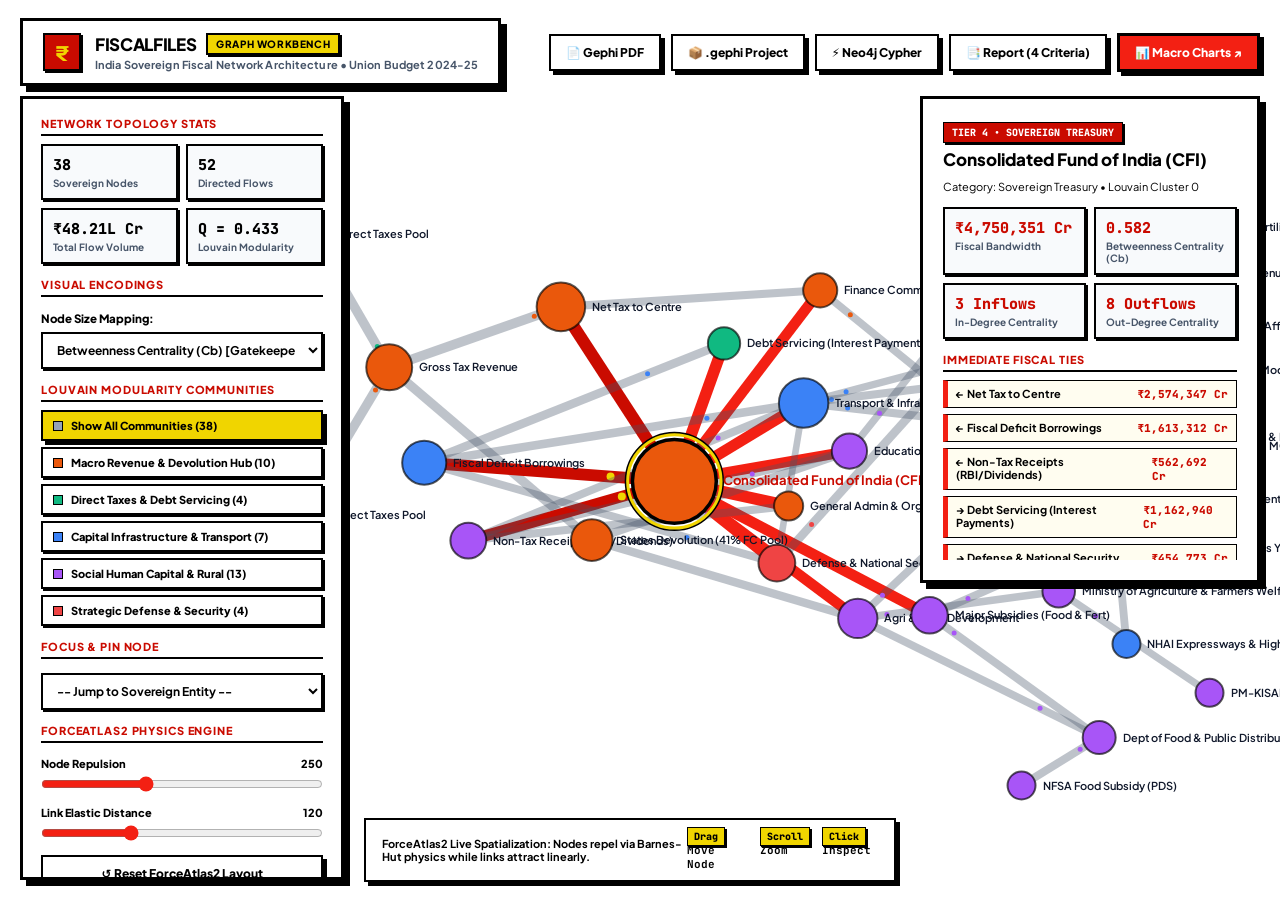
<file: index.html>
<!DOCTYPE html>
<html lang="en">
<head>
  <meta charset="UTF-8">
  <meta name="viewport" content="width=device-width, initial-scale=1.0">
  <title>FISCALFILES | Sovereign Fiscal Network Architecture (Graph Workbench)</title>
  
  <!-- Modern Typography -->
  <link rel="preconnect" href="https://fonts.googleapis.com">
  <link rel="preconnect" href="https://fonts.gstatic.com" crossorigin>
  <link href="https://fonts.googleapis.com/css2?family=Plus+Jakarta+Sans:wght@400;500;600;700;800&family=JetBrains+Mono:wght@400;500;600&display=swap" rel="stylesheet">

  <style>
    :root {
      /* Neobrutalism & Danger Red Color Palette */
      --bg-canvas: #FFFFFF;
      --color-neon-red: #F32013;
      --color-russian-red: #CA0B00;
      --color-yellow: #F0D500;
      --color-black: #000000;
      --color-white: #FFFFFF;
      --color-surface: #FFFFFF;
      --color-surface-subtle: #F8FAFC;
      --color-text-main: #000000;
      --color-text-muted: #475569;
      --border-brutal: 2.5px solid #000000;
      --border-brutal-thick: 3px solid #000000;
      --shadow-brutal-sm: 2px 2px 0px #000000;
      --shadow-brutal: 4px 4px 0px #000000;
      --shadow-brutal-lg: 6px 6px 0px #000000;
      
      --font-sans: 'Plus Jakarta Sans', system-ui, -apple-system, sans-serif;
      --font-mono: 'JetBrains Mono', monospace;

      /* Louvain Cluster Colors */
      --c0: #EA580C; /* Amber/Orange: Macro Revenue & Devolution Hub */
      --c1: #10B981; /* Emerald: Direct Taxes & Sovereign Debt Servicing */
      --c2: #3B82F6; /* Sapphire Blue: Capital Infrastructure & Transport */
      --c3: #A855F7; /* Amethyst Purple: Social Human Capital & Rural Welfare */
      --c4: #EF4444; /* Crimson: Strategic Defense & Security */
    }

    * {
      box-sizing: border-box;
      margin: 0;
      padding: 0;
    }

    body {
      background-color: var(--bg-canvas);
      color: var(--color-text-main);
      font-family: var(--font-sans);
      overflow: hidden;
      height: 100vh;
      width: 100vw;
      user-select: none;
    }

    /* Fullscreen Graph Canvas */
    #graph-container {
      position: absolute;
      top: 0;
      left: 0;
      width: 100%;
      height: 100%;
      background-color: var(--bg-canvas);
      z-index: 1;
    }

    canvas {
      display: block;
      width: 100%;
      height: 100%;
      background-color: var(--bg-canvas);
    }

    /* Top Floating Header Deck */
    .top-nav {
      position: absolute;
      top: 18px;
      left: 20px;
      right: 20px;
      z-index: 10;
      display: flex;
      justify-content: space-between;
      align-items: center;
      pointer-events: none;
    }

    .brand-card {
      pointer-events: auto;
      background: var(--color-surface);
      border: var(--border-brutal-thick);
      box-shadow: var(--shadow-brutal-lg);
      border-radius: 0px;
      padding: 12px 20px;
      display: flex;
      align-items: center;
      gap: 14px;
    }

    .brand-logo {
      width: 38px;
      height: 38px;
      background: var(--color-russian-red);
      border: var(--border-brutal);
      box-shadow: var(--shadow-brutal-sm);
      border-radius: 0px;
      display: flex;
      align-items: center;
      justify-content: center;
      font-weight: 900;
      font-size: 20px;
      color: var(--color-yellow);
    }

    .brand-text h1 {
      font-size: 17px;
      font-weight: 900;
      letter-spacing: -0.02em;
      color: var(--color-black);
      display: flex;
      align-items: center;
      gap: 10px;
    }

    .brand-text p {
      font-size: 11px;
      color: var(--color-text-muted);
      margin-top: 3px;
      font-weight: 700;
      letter-spacing: 0.01em;
    }

    .badge-pill {
      font-size: 10px;
      font-weight: 900;
      text-transform: uppercase;
      letter-spacing: 0.06em;
      padding: 3px 8px;
      border-radius: 0px;
      background: var(--color-yellow);
      border: var(--border-brutal);
      box-shadow: var(--shadow-brutal-sm);
      color: var(--color-black);
    }

    .nav-actions {
      pointer-events: auto;
      display: flex;
      align-items: center;
      gap: 10px;
    }

    .btn {
      background: var(--color-surface);
      border: var(--border-brutal);
      box-shadow: var(--shadow-brutal);
      border-radius: 0px;
      color: var(--color-black);
      padding: 9px 15px;
      font-family: var(--font-sans);
      font-size: 12px;
      font-weight: 800;
      cursor: pointer;
      display: inline-flex;
      align-items: center;
      gap: 6px;
      transition: transform 0.1s ease, box-shadow 0.1s ease, background 0.1s ease;
      text-decoration: none;
    }

    .btn:hover {
      background: #FFFDF0;
      transform: translate(-2px, -2px);
      box-shadow: var(--shadow-brutal-lg);
    }

    .btn:active {
      transform: translate(2px, 2px);
      box-shadow: var(--shadow-brutal-sm);
    }

    .btn-primary {
      background: var(--color-neon-red);
      color: var(--color-white);
      border: var(--border-brutal-thick);
      box-shadow: var(--shadow-brutal);
    }

    .btn-primary:hover {
      background: var(--color-russian-red);
      color: var(--color-yellow);
      transform: translate(-2px, -2px);
      box-shadow: var(--shadow-brutal-lg);
    }

    /* Left Control Deck (Floating Sidebar) */
    .control-deck {
      position: absolute;
      top: 96px;
      left: 20px;
      bottom: 20px;
      width: 324px;
      z-index: 10;
      background: var(--color-surface);
      border: var(--border-brutal-thick);
      box-shadow: var(--shadow-brutal-lg);
      border-radius: 0px;
      padding: 18px;
      display: flex;
      flex-direction: column;
      gap: 14px;
      overflow-y: auto;
    }

    .control-deck::-webkit-scrollbar {
      width: 6px;
    }
    .control-deck::-webkit-scrollbar-thumb {
      background: var(--color-black);
    }

    .section-title {
      font-size: 11px;
      font-weight: 900;
      text-transform: uppercase;
      letter-spacing: 0.08em;
      color: var(--color-russian-red);
      margin-bottom: 8px;
      display: flex;
      justify-content: space-between;
      align-items: center;
      border-bottom: 2px solid var(--color-black);
      padding-bottom: 4px;
    }

    .stat-pills-row {
      display: grid;
      grid-template-columns: 1fr 1fr;
      gap: 8px;
    }

    .mini-stat {
      background: var(--color-surface-subtle);
      border: var(--border-brutal);
      box-shadow: var(--shadow-brutal-sm);
      border-radius: 0px;
      padding: 9px 10px;
    }

    .mini-stat .val {
      font-size: 15px;
      font-weight: 900;
      font-family: var(--font-mono);
      color: var(--color-black);
    }

    .mini-stat .lbl {
      font-size: 10px;
      color: var(--color-text-muted);
      margin-top: 2px;
      font-weight: 700;
    }

    /* Select and Toggles */
    .control-group {
      display: flex;
      flex-direction: column;
      gap: 6px;
    }

    label {
      font-size: 11.5px;
      font-weight: 800;
      color: var(--color-black);
    }

    select, input[type="text"] {
      width: 100%;
      background: var(--color-surface);
      border: var(--border-brutal);
      box-shadow: var(--shadow-brutal-sm);
      border-radius: 0px;
      padding: 8px 10px;
      color: var(--color-black);
      font-family: var(--font-sans);
      font-size: 12px;
      font-weight: 700;
      outline: none;
      transition: background 0.15s ease;
    }

    select:focus, input[type="text"]:focus {
      background: #FFFDF0;
      border-color: var(--color-black);
    }

    /* Filter Cluster Pills */
    .cluster-filter-list {
      display: flex;
      flex-direction: column;
      gap: 6px;
    }

    .cluster-pill {
      background: var(--color-surface);
      border: var(--border-brutal);
      box-shadow: var(--shadow-brutal-sm);
      border-radius: 0px;
      padding: 7px 10px;
      font-size: 11px;
      font-weight: 800;
      color: var(--color-black);
      display: flex;
      align-items: center;
      gap: 8px;
      cursor: pointer;
      transition: transform 0.1s ease, box-shadow 0.1s ease, background 0.1s ease;
    }

    .cluster-pill:hover {
      background: #FFFDF0;
      transform: translate(-1px, -1px);
      box-shadow: var(--shadow-brutal);
    }

    .cluster-pill.active {
      background: var(--color-yellow);
      border: var(--border-brutal);
      box-shadow: var(--shadow-brutal);
      color: var(--color-black);
    }

    .dot {
      width: 10px;
      height: 10px;
      border: 1.5px solid #000000;
      border-radius: 0px;
      flex-shrink: 0;
    }

    /* Sliders */
    .slider-row {
      display: flex;
      justify-content: space-between;
      align-items: center;
      font-size: 11px;
      font-weight: 800;
      color: var(--color-black);
    }

    input[type="range"] {
      width: 100%;
      accent-color: var(--color-neon-red);
      cursor: pointer;
    }

    /* Right Inspection HUD */
    .inspect-hud {
      position: absolute;
      top: 96px;
      right: 20px;
      width: 340px;
      z-index: 10;
      background: var(--color-surface);
      border: var(--border-brutal-thick);
      box-shadow: var(--shadow-brutal-lg);
      border-radius: 0px;
      padding: 20px;
      transition: opacity 0.2s, transform 0.2s;
    }

    .inspect-header {
      display: flex;
      justify-content: space-between;
      align-items: flex-start;
      margin-bottom: 10px;
    }

    .inspect-title {
      font-size: 17px;
      font-weight: 900;
      line-height: 1.25;
      color: var(--color-black);
      margin-top: 6px;
    }

    .tier-badge {
      font-size: 10px;
      font-family: var(--font-mono);
      font-weight: 800;
      padding: 3px 8px;
      border-radius: 0px;
      background: var(--color-russian-red);
      border: 1.5px solid var(--color-black);
      box-shadow: var(--shadow-brutal-sm);
      color: var(--color-white);
      display: inline-block;
    }

    .metric-grid {
      display: grid;
      grid-template-columns: 1fr 1fr;
      gap: 8px;
      margin: 14px 0;
    }

    .metric-item {
      background: var(--color-surface-subtle);
      border: var(--border-brutal);
      box-shadow: var(--shadow-brutal-sm);
      border-radius: 0px;
      padding: 9px 10px;
    }

    .metric-item .val {
      font-size: 15px;
      font-weight: 900;
      font-family: var(--font-mono);
      color: var(--color-russian-red);
    }

    .metric-item .lbl {
      font-size: 10px;
      color: var(--color-text-muted);
      margin-top: 2px;
      font-weight: 700;
    }

    .flow-list {
      max-height: 180px;
      overflow-y: auto;
      display: flex;
      flex-direction: column;
      gap: 6px;
      margin-top: 8px;
    }

    .flow-item {
      font-size: 11px;
      font-weight: 700;
      background: #FFFDF0;
      border: 1.5px solid var(--color-black);
      border-left: 5px solid var(--color-neon-red);
      padding: 6px 8px;
      border-radius: 0px;
      display: flex;
      justify-content: space-between;
      color: var(--color-black);
    }

    .flow-item .amt {
      font-family: var(--font-mono);
      font-weight: 800;
      color: var(--color-russian-red);
    }

    /* Bottom Interactive Helper Bar */
    .bottom-bar {
      position: absolute;
      bottom: 18px;
      left: 364px;
      right: 384px;
      z-index: 10;
      background: var(--color-surface);
      border: var(--border-brutal);
      box-shadow: var(--shadow-brutal);
      border-radius: 0px;
      padding: 9px 16px;
      display: flex;
      justify-content: space-between;
      align-items: center;
      font-size: 11px;
      font-weight: 700;
      color: var(--color-black);
      pointer-events: none;
    }

    .shortcut-keys {
      display: flex;
      gap: 12px;
      font-family: var(--font-mono);
    }

    .key {
      background: var(--color-yellow);
      border: 1.5px solid var(--color-black);
      box-shadow: var(--shadow-brutal-sm);
      padding: 2px 6px;
      border-radius: 0px;
      color: var(--color-black);
      font-size: 10px;
      font-weight: 900;
    }
  </style>
</head>
<body>

  <!-- Fullscreen Interactive Canvas -->
  <div id="graph-container">
    <canvas id="graphCanvas"></canvas>
  </div>

  <!-- Top Navigation & Direct Deliverables Access -->
  <header class="top-nav">
    <div class="brand-card">
      <div class="brand-logo">₹</div>
      <div class="brand-text">
        <h1>FISCALFILES <span class="badge-pill">Graph Workbench</span></h1>
        <p>India Sovereign Fiscal Network Architecture • Union Budget 2024-25</p>
      </div>
    </div>

    <div class="nav-actions">
      <a href="exports/fiscal_graph_gephi_export.pdf" target="_blank" class="btn" title="Download Gephi Vector PDF">
        📄 Gephi PDF
      </a>
      <a href="exports/fiscal_network.gephi" download class="btn" title="Download Native Gephi Workspace (.gephi)">
        📦 .gephi Project
      </a>
      <a href="exports/neo4j_fiscal_graph_dump.cypher" download class="btn" title="Download Neo4j Cypher Script">
        ⚡ Neo4j Cypher
      </a>
      <a href="REPORT.md" target="_blank" class="btn" title="Read Academic Evaluation Report">
        📑 Report (4 Criteria)
      </a>
      <a href="preview.html" class="btn btn-primary" title="Switch to Exploratory Macro Dashboard">
        📊 Macro Charts ↗
      </a>
    </div>
  </header>

  <!-- Left Control Deck -->
  <aside class="control-deck">
    <div>
      <div class="section-title">Network Topology Stats</div>
      <div class="stat-pills-row">
        <div class="mini-stat">
          <div class="val">38</div>
          <div class="lbl">Sovereign Nodes</div>
        </div>
        <div class="mini-stat">
          <div class="val">52</div>
          <div class="lbl">Directed Flows</div>
        </div>
        <div class="mini-stat">
          <div class="val">₹48.21L Cr</div>
          <div class="lbl">Total Flow Volume</div>
        </div>
        <div class="mini-stat">
          <div class="val">Q = 0.433</div>
          <div class="lbl">Louvain Modularity</div>
        </div>
      </div>
    </div>

    <!-- Node Sizing & Encoding Controls -->
    <div class="control-group">
      <div class="section-title">Visual Encodings</div>
      <label for="sizeEncoding">Node Size Mapping:</label>
      <select id="sizeEncoding">
        <option value="betweenness" selected>Betweenness Centrality (Cb) [Gatekeepers]</option>
        <option value="degree">Total Degree Centrality [Connectivity]</option>
        <option value="budget">Fiscal Outlay (₹ Crore) [Volume]</option>
      </select>
    </div>

    <!-- Community Filter -->
    <div>
      <div class="section-title">Louvain Modularity Communities</div>
      <div class="cluster-filter-list" id="clusterFilters">
        <div class="cluster-pill active" data-cluster="all">
          <span class="dot" style="background: #94A3B8;"></span>
          <span>Show All Communities (38)</span>
        </div>
        <div class="cluster-pill" data-cluster="0">
          <span class="dot" style="background: var(--c0);"></span>
          <span>Macro Revenue & Devolution Hub (10)</span>
        </div>
        <div class="cluster-pill" data-cluster="1">
          <span class="dot" style="background: var(--c1);"></span>
          <span>Direct Taxes & Debt Servicing (4)</span>
        </div>
        <div class="cluster-pill" data-cluster="2">
          <span class="dot" style="background: var(--c2);"></span>
          <span>Capital Infrastructure & Transport (7)</span>
        </div>
        <div class="cluster-pill" data-cluster="3">
          <span class="dot" style="background: var(--c3);"></span>
          <span>Social Human Capital & Rural (13)</span>
        </div>
        <div class="cluster-pill" data-cluster="4">
          <span class="dot" style="background: var(--c4);"></span>
          <span>Strategic Defense & Security (4)</span>
        </div>
      </div>
    </div>

    <!-- Search / Zoom to Node -->
    <div class="control-group">
      <div class="section-title">Focus & Pin Node</div>
      <select id="nodeSearch">
        <option value="">-- Jump to Sovereign Entity --</option>
      </select>
    </div>

    <!-- Physics Tuning (ForceAtlas2 Continuous Simulation) -->
    <div class="control-group">
      <div class="section-title">ForceAtlas2 Physics Engine</div>
      <div class="slider-row">
        <span>Node Repulsion</span>
        <span id="repulsionVal">250</span>
      </div>
      <input type="range" id="repulsionSlider" min="50" max="600" value="250">

      <div class="slider-row" style="margin-top: 8px;">
        <span>Link Elastic Distance</span>
        <span id="distanceVal">120</span>
      </div>
      <input type="range" id="distanceSlider" min="40" max="300" value="120">
    </div>

    <button id="resetLayoutBtn" class="btn" style="justify-content: center;">
      ↺ Reset ForceAtlas2 Layout
    </button>
  </aside>

  <!-- Right Inspection HUD -->
  <aside class="inspect-hud" id="inspectHud">
    <div class="inspect-header">
      <div>
        <div class="tier-badge" id="hudTier">TIER 4 • SOVEREIGN TREASURY</div>
        <h2 class="inspect-title" id="hudTitle">Consolidated Fund of India (CFI)</h2>
      </div>
    </div>

    <p style="font-size: 11px; color: var(--text-muted);" id="hudCategory">Category: Sovereign Treasury Gatekeeper</p>

    <div class="metric-grid">
      <div class="metric-item">
        <div class="val" id="hudBudget">₹47,50,351 Cr</div>
        <div class="lbl">Fiscal Bandwidth</div>
      </div>
      <div class="metric-item">
        <div class="val" id="hudBetweenness">0.582</div>
        <div class="lbl">Betweenness Centrality (Cb)</div>
      </div>
      <div class="metric-item">
        <div class="val" id="hudInDeg">3 Inflows</div>
        <div class="lbl">In-Degree Centrality</div>
      </div>
      <div class="metric-item">
        <div class="val" id="hudOutDeg">8 Outflows</div>
        <div class="lbl">Out-Degree Centrality</div>
      </div>
    </div>

    <div class="section-title" style="margin-top: 10px;">Immediate Fiscal Ties</div>
    <div class="flow-list" id="hudFlows">
      <!-- Injected dynamically -->
    </div>
  </aside>

  <!-- Bottom Helper Bar -->
  <footer class="bottom-bar">
    <div><strong>ForceAtlas2 Live Spatialization:</strong> Nodes repel via Barnes-Hut physics while links attract linearly.</div>
    <div class="shortcut-keys">
      <span><span class="key">Drag</span> Move Node</span>
      <span><span class="key">Scroll</span> Zoom</span>
      <span><span class="key">Click</span> Inspect</span>
    </div>
  </footer>

  <!-- Complete Inlined Fiscal Graph Topology Data & Simulation Engine (Zero CORS Issues) -->
  <script>
    const GRAPH_DATA = {
      nodes: [
        {"id": "corp_tax", "label": "Corporation Tax", "category": "Direct Tax", "tier": 1, "budget": 1020000.0, "cb": 0.000, "deg": 1, "comm": 1},
        {"id": "income_tax", "label": "Personal Income Tax", "category": "Direct Tax", "tier": 1, "budget": 1156000.0, "cb": 0.000, "deg": 1, "comm": 1},
        {"id": "gst", "label": "Goods & Services Tax (GST)", "category": "Indirect Tax", "tier": 1, "budget": 1067650.0, "cb": 0.000, "deg": 1, "comm": 0},
        {"id": "customs", "label": "Customs Duty", "category": "Indirect Tax", "tier": 1, "budget": 231700.0, "cb": 0.000, "deg": 1, "comm": 0},
        {"id": "excise", "label": "Union Excise Duties", "category": "Indirect Tax", "tier": 1, "budget": 318780.0, "cb": 0.000, "deg": 1, "comm": 0},
        {"id": "borrowings", "label": "Fiscal Deficit Borrowings", "category": "Capital Inflow", "tier": 1, "budget": 1613312.0, "cb": 0.168, "deg": 4, "comm": 2},
        {"id": "non_tax", "label": "Non-Tax Receipts (RBI/Dividends)", "category": "Non-Tax Revenue", "tier": 1, "budget": 562692.0, "cb": 0.082, "deg": 4, "comm": 3},

        {"id": "direct_tax", "label": "Direct Taxes Pool", "category": "Tax Pool", "tier": 2, "budget": 2176000.0, "cb": 0.098, "deg": 3, "comm": 1},
        {"id": "indirect_tax", "label": "Indirect Taxes Pool", "category": "Tax Pool", "tier": 2, "budget": 1618130.0, "cb": 0.112, "deg": 4, "comm": 0},
        {"id": "gross_tax", "label": "Gross Tax Revenue", "category": "Macro Hub", "tier": 2, "budget": 3794130.0, "cb": 0.187, "deg": 4, "comm": 0},

        {"id": "devolution", "label": "States Devolution (41% FC Pool)", "category": "Constitutional Devolution", "tier": 3, "budget": 1219783.0, "cb": 0.142, "deg": 3, "comm": 0},
        {"id": "net_tax", "label": "Net Tax to Centre", "category": "Central Revenue", "tier": 3, "budget": 2574347.0, "cb": 0.214, "deg": 3, "comm": 0},

        {"id": "central_pool", "label": "Consolidated Fund of India (CFI)", "category": "Sovereign Treasury", "tier": 4, "budget": 4750351.0, "cb": 0.582, "deg": 11, "comm": 0},

        {"id": "interest", "label": "Debt Servicing (Interest Payments)", "category": "Sovereign Obligation", "tier": 5, "budget": 1162940.0, "cb": 0.045, "deg": 2, "comm": 1},
        {"id": "defense", "label": "Defense & National Security", "category": "Strategic Defense", "tier": 5, "budget": 454773.0, "cb": 0.092, "deg": 5, "comm": 4},
        {"id": "infra", "label": "Transport & Infrastructure", "category": "Capital Infrastructure", "tier": 5, "budget": 544000.0, "cb": 0.224, "deg": 7, "comm": 2},
        {"id": "rural_agri", "label": "Agri & Rural Development", "category": "Rural & Agrarian", "tier": 5, "budget": 265808.0, "cb": 0.118, "deg": 5, "comm": 3},
        {"id": "subsidies", "label": "Major Subsidies (Food & Fert)", "category": "Social Safety Net", "tier": 5, "budget": 381175.0, "cb": 0.088, "deg": 3, "comm": 3},
        {"id": "social", "label": "Education & Health Human Capital", "category": "Human Capital", "tier": 5, "budget": 212450.0, "cb": 0.076, "deg": 4, "comm": 3},
        {"id": "transfers_grants", "label": "Finance Commission Grants", "category": "Intergovernmental", "tier": 5, "budget": 232000.0, "cb": 0.064, "deg": 3, "comm": 0},
        {"id": "other_exp", "label": "General Admin & Organs of State", "category": "Public Administration", "tier": 5, "budget": 1497205.0, "cb": 0.012, "deg": 2, "comm": 0},

        {"id": "mod", "label": "Ministry of Defence", "category": "Strategic Defense", "tier": 6, "budget": 454773.0, "cb": 0.054, "deg": 3, "comm": 4},
        {"id": "def_capex", "label": "Defense Modernization Capex", "category": "Strategic Defense", "tier": 6, "budget": 172000.0, "cb": 0.000, "deg": 1, "comm": 4},
        {"id": "def_salaries", "label": "Defense Revenue & Pensions", "category": "Strategic Defense", "tier": 6, "budget": 282773.0, "cb": 0.000, "deg": 1, "comm": 4},

        {"id": "morth", "label": "Ministry of Road Transport & Highways", "category": "Capital Infrastructure", "tier": 6, "budget": 278000.0, "cb": 0.062, "deg": 3, "comm": 2},
        {"id": "nhai", "label": "NHAI Expressways & Highways", "category": "Capital Infrastructure", "tier": 6, "budget": 168464.0, "cb": 0.000, "deg": 1, "comm": 2},
        {"id": "railways", "label": "Indian Railways Capital Outlay", "category": "Capital Infrastructure", "tier": 6, "budget": 252200.0, "cb": 0.015, "deg": 2, "comm": 2},
        {"id": "mohua", "label": "Ministry of Housing & Urban Affairs", "category": "Capital Infrastructure", "tier": 6, "budget": 82577.0, "cb": 0.021, "deg": 2, "comm": 2},
        {"id": "pmay", "label": "Pradhan Mantri Awas Yojana (PMAY)", "category": "Social Safety Net", "tier": 6, "budget": 54500.0, "cb": 0.000, "deg": 2, "comm": 3},

        {"id": "mord", "label": "Ministry of Rural Development", "category": "Rural & Agrarian", "tier": 6, "budget": 177566.0, "cb": 0.074, "deg": 4, "comm": 3},
        {"id": "mgnrega", "label": "MGNREGA Rural Employment Guarantee", "category": "Rural & Agrarian", "tier": 6, "budget": 86000.0, "cb": 0.000, "deg": 1, "comm": 3},
        {"id": "moa", "label": "Ministry of Agriculture & Farmers Welfare", "category": "Rural & Agrarian", "tier": 6, "budget": 132000.0, "cb": 0.048, "deg": 3, "comm": 3},
        {"id": "pm_kisan", "label": "PM-KISAN Direct Income Support", "category": "Rural & Agrarian", "tier": 6, "budget": 60000.0, "cb": 0.000, "deg": 1, "comm": 3},

        {"id": "food_pds", "label": "Dept of Food & Public Distribution", "category": "Social Safety Net", "tier": 6, "budget": 213000.0, "cb": 0.052, "deg": 3, "comm": 3},
        {"id": "nfsa_food", "label": "NFSA Food Subsidy (PDS)", "category": "Social Safety Net", "tier": 6, "budget": 205250.0, "cb": 0.000, "deg": 1, "comm": 3},
        {"id": "fert_dept", "label": "Department of Fertilizers", "category": "Social Safety Net", "tier": 6, "budget": 168000.0, "cb": 0.046, "deg": 3, "comm": 3},
        {"id": "fert_sub", "label": "Fertilizer Subsidy (Urea & NBS)", "category": "Social Safety Net", "tier": 6, "budget": 164000.0, "cb": 0.000, "deg": 1, "comm": 3},

        {"id": "mohfw_health", "label": "Ministry of Health & Family Welfare", "category": "Human Capital", "tier": 6, "budget": 90659.0, "cb": 0.000, "deg": 1, "comm": 3}
      ],
      edges: [
        {"source": "corp_tax", "target": "direct_tax", "weight": 1020000.0, "rel": "AGGREGATES_INTO"},
        {"source": "income_tax", "target": "direct_tax", "weight": 1156000.0, "rel": "AGGREGATES_INTO"},
        {"source": "gst", "target": "indirect_tax", "weight": 1067650.0, "rel": "AGGREGATES_INTO"},
        {"source": "customs", "target": "indirect_tax", "weight": 231700.0, "rel": "AGGREGATES_INTO"},
        {"source": "excise", "target": "indirect_tax", "weight": 318780.0, "rel": "AGGREGATES_INTO"},
        {"source": "direct_tax", "target": "gross_tax", "weight": 2176000.0, "rel": "FORMS_GROSS_REVENUE"},
        {"source": "indirect_tax", "target": "gross_tax", "weight": 1618130.0, "rel": "FORMS_GROSS_REVENUE"},
        {"source": "gross_tax", "target": "devolution", "weight": 1219783.0, "rel": "DEVOLVES_CONSTITUTIONALLY"},
        {"source": "gross_tax", "target": "net_tax", "weight": 2574347.0, "rel": "NET_TRANSFER_TO_CENTRE"},
        {"source": "net_tax", "target": "central_pool", "weight": 2574347.0, "rel": "CONSOLIDATES_INTO_CFI"},
        {"source": "borrowings", "target": "central_pool", "weight": 1613312.0, "rel": "DEFICIT_FINANCES_CFI"},
        {"source": "non_tax", "target": "central_pool", "weight": 562692.0, "rel": "NON_TAX_SURPLUS_INTO_CFI"},
        {"source": "central_pool", "target": "interest", "weight": 1162940.0, "rel": "SERVICES_PUBLIC_DEBT"},
        {"source": "central_pool", "target": "defense", "weight": 454773.0, "rel": "FUNDS_NATIONAL_SECURITY"},
        {"source": "central_pool", "target": "infra", "weight": 544000.0, "rel": "CAPEX_ALLOCATION"},
        {"source": "central_pool", "target": "rural_agri", "weight": 265808.0, "rel": "AGRI_WELFARE_ALLOCATION"},
        {"source": "central_pool", "target": "subsidies", "weight": 381175.0, "rel": "SUBSIDY_SUPPORT"},
        {"source": "central_pool", "target": "social", "weight": 212450.0, "rel": "HUMAN_CAPITAL_ALLOCATION"},
        {"source": "central_pool", "target": "transfers_grants", "weight": 232000.0, "rel": "FC_STATUTORY_GRANTS"},
        {"source": "central_pool", "target": "other_exp", "weight": 1497205.0, "rel": "CIVIL_GOVERNANCE_EXP"},
        {"source": "defense", "target": "mod", "weight": 454773.0, "rel": "MINISTRY_ENVELOPE"},
        {"source": "mod", "target": "def_capex", "weight": 172000.0, "rel": "CAPITAL_MODERNIZATION"},
        {"source": "mod", "target": "def_salaries", "weight": 282773.0, "rel": "REVENUE_SALARIES_PENSIONS"},
        {"source": "infra", "target": "morth", "weight": 278000.0, "rel": "HIGHWAY_PORTFOLIO"},
        {"source": "infra", "target": "railways", "weight": 252200.0, "rel": "RAILWAY_CAPEX_FUND"},
        {"source": "infra", "target": "mohua", "weight": 82577.0, "rel": "URBAN_INFRA_FUND"},
        {"source": "morth", "target": "nhai", "weight": 168464.0, "rel": "FLAGSHIP_EXPRESSWAYS"},
        {"source": "mohua", "target": "pmay", "weight": 30171.0, "rel": "URBAN_HOUSING_PROGRAM"},
        {"source": "rural_agri", "target": "mord", "weight": 177566.0, "rel": "RURAL_DEVELOPMENT_ENVELOPE"},
        {"source": "rural_agri", "target": "moa", "weight": 132000.0, "rel": "AGRICULTURE_ENVELOPE"},
        {"source": "mord", "target": "mgnrega", "weight": 86000.0, "rel": "GUARANTEED_WAGE_SAFETY"},
        {"source": "moa", "target": "pm_kisan", "weight": 60000.0, "rel": "DIRECT_INCOME_TRANSFER"},
        {"source": "subsidies", "target": "food_pds", "weight": 213000.0, "rel": "FOOD_SUBSIDY_ENVELOPE"},
        {"source": "subsidies", "target": "fert_dept", "weight": 168000.0, "rel": "FERTILIZER_SUBSIDY_ENVELOPE"},
        {"source": "food_pds", "target": "nfsa_food", "weight": 205250.0, "rel": "FOOD_SECURITY_PDS"},
        {"source": "fert_dept", "target": "fert_sub", "weight": 164000.0, "rel": "AGRI_INPUT_SUBSIDY"},
        {"source": "social", "target": "mohfw_health", "weight": 90659.0, "rel": "HEALTHCARE_ENVELOPE"},
        {"source": "mord", "target": "pmay", "weight": 24329.0, "rel": "RURAL_HOUSING_PMAY_G"},
        {"source": "borrowings", "target": "infra", "weight": 544000.0, "rel": "DIRECT_DEBT_TO_CAPEX"},
        {"source": "borrowings", "target": "interest", "weight": 618940.0, "rel": "DEBT_ROLLOVER_FINANCING"},
        {"source": "borrowings", "target": "defense", "weight": 172000.0, "rel": "SECURITY_CAPITAL_BORROWING"},
        {"source": "devolution", "target": "rural_agri", "weight": 350000.0, "rel": "STATE_DEVOLUTION_RURAL_SPEND"},
        {"source": "devolution", "target": "social", "weight": 380000.0, "rel": "STATE_DEVOLUTION_HEALTH_EDU"},
        {"source": "transfers_grants", "target": "mord", "weight": 120000.0, "rel": "PANCHAYAT_TIER_GRANTS"},
        {"source": "non_tax", "target": "social", "weight": 150000.0, "rel": "DIVIDEND_TO_HUMAN_CAPITAL"},
        {"source": "non_tax", "target": "infra", "weight": 200000.0, "rel": "SPECTRUM_AUCTION_TO_INFRA"},
        {"source": "non_tax", "target": "other_exp", "weight": 212692.0, "rel": "ADMIN_COST_ABSORPTION"},
        {"source": "morth", "target": "railways", "weight": 45000.0, "rel": "PM_GATI_SHAKTI_MULTIMODAL"},
        {"source": "food_pds", "target": "rural_agri", "weight": 180000.0, "rel": "MSP_GRAIN_PROCUREMENT"},
        {"source": "moa", "target": "fert_dept", "weight": 120000.0, "rel": "AGRI_FERT_INPUT_SUBSIDY"},
        {"source": "defense", "target": "infra", "weight": 25000.0, "rel": "STRATEGIC_BORDER_ROADS"},
        {"source": "net_tax", "target": "transfers_grants", "weight": 232000.0, "rel": "POST_DEVOLUTION_DEFICIT_GRANTS"}
      ]
    };

    const CLUSTER_COLORS = [
      "#EA580C", // 0: Amber
      "#10B981", // 1: Emerald
      "#3B82F6", // 2: Blue
      "#A855F7", // 3: Purple
      "#EF4444"  // 4: Red
    ];

    // Canvas Force Simulation Engine
    const canvas = document.getElementById("graphCanvas");
    const ctx = canvas.getContext("2d");

    let width = window.innerWidth;
    let height = window.innerHeight;
    canvas.width = width;
    canvas.height = height;

    window.addEventListener("resize", () => {
      width = window.innerWidth;
      height = window.innerHeight;
      canvas.width = width;
      canvas.height = height;
    });

    // Node objects with spatialization coordinates
    const nodesMap = {};
    const nodes = GRAPH_DATA.nodes.map(n => {
      const tierX = {
        1: width * 0.12,
        2: width * 0.28,
        3: width * 0.42,
        4: width * 0.52,
        5: width * 0.68,
        6: width * 0.88
      }[n.tier] || width / 2;

      const obj = {
        ...n,
        x: tierX + (Math.random() - 0.5) * 80,
        y: height / 2 + (Math.random() - 0.5) * (height * 0.65),
        vx: 0,
        vy: 0,
        radius: 12 + n.cb * 42,
        color: CLUSTER_COLORS[n.comm] || "#94A3B8"
      };
      nodesMap[n.id] = obj;
      return obj;
    });

    const edges = GRAPH_DATA.edges.map(e => ({
      ...e,
      sourceNode: nodesMap[e.source],
      targetNode: nodesMap[e.target]
    }));

    // Populate search dropdown
    const searchSelect = document.getElementById("nodeSearch");
    nodes.forEach(n => {
      const opt = document.createElement("option");
      opt.value = n.id;
      opt.textContent = `${n.label} (Tier ${n.tier})`;
      searchSelect.appendChild(opt);
    });

    // State Variables
    let selectedNode = nodesMap["central_pool"];
    let hoveredNode = null;
    let draggedNode = null;
    let activeCluster = "all";
    let sizeMetric = "betweenness";
    let repulsionStrength = 250;
    let springDistance = 120;
    let panX = 0, panY = 0, zoom = 1;
    let isPanning = false, startPanX = 0, startPanY = 0;

    // ForceAtlas2 Physics Step
    function stepSimulation() {
      // 1. Repulsion (Barnes-Hut approximation)
      for (let i = 0; i < nodes.length; i++) {
        for (let j = i + 1; j < nodes.length; j++) {
          const a = nodes[i];
          const b = nodes[j];
          let dx = b.x - a.x;
          let dy = b.y - a.y;
          let dist = Math.sqrt(dx * dx + dy * dy) || 1;
          if (dist < 450) {
            let force = (repulsionStrength * 15) / (dist * dist);
            let fx = (dx / dist) * force;
            let fy = (dy / dist) * force;
            a.vx -= fx;
            a.vy -= fy;
            b.vx += fx;
            b.vy += fy;
          }
        }
      }

      // 2. Link Spring Attraction
      for (let e of edges) {
        if (!e.sourceNode || !e.targetNode) continue;
        const a = e.sourceNode;
        const b = e.targetNode;
        let dx = b.x - a.x;
        let dy = b.y - a.y;
        let dist = Math.sqrt(dx * dx + dy * dy) || 1;
        let force = (dist - springDistance) * 0.0035;
        let fx = (dx / dist) * force;
        let fy = (dy / dist) * force;
        a.vx += fx;
        a.vy += fy;
        b.vx -= fx;
        b.vy -= fy;
      }

      // 3. Tier Horizontal Elastic Anchor & Velocity Damping
      for (let n of nodes) {
        if (n === draggedNode) continue;
        const targetX = {
          1: width * 0.12,
          2: width * 0.28,
          3: width * 0.42,
          4: width * 0.52,
          5: width * 0.68,
          6: width * 0.88
        }[n.tier] || width / 2;

        n.vx += (targetX - n.x) * 0.008; // horizontal tier guidance
        n.vy += (height / 2 - n.y) * 0.002; // weak vertical center gravity

        n.vx *= 0.88; // damping
        n.vy *= 0.88;

        n.x += n.vx;
        n.y += n.vy;
      }
    }

    // Render Loop
    let particleOffset = 0;
    function render() {
      stepSimulation();
      particleOffset += 0.015;

      ctx.save();
      ctx.fillStyle = "#FFFFFF";
      ctx.fillRect(0, 0, width, height);

      // Pan & Zoom
      ctx.translate(panX, panY);
      ctx.scale(zoom, zoom);

      // Draw Edges
      for (let e of edges) {
        const s = e.sourceNode;
        const t = e.targetNode;
        if (!s || !t) continue;

        const isFiltered = activeCluster !== "all" && s.comm !== parseInt(activeCluster) && t.comm !== parseInt(activeCluster);
        const isHighlight = selectedNode && (s.id === selectedNode.id || t.id === selectedNode.id);

        ctx.beginPath();
        ctx.moveTo(s.x, s.y);
        ctx.lineTo(t.x, t.y);

        const edgeWidth = Math.max(1.2, Math.log10(e.weight) * 1.5);
        ctx.lineWidth = isHighlight ? edgeWidth + 2.5 : edgeWidth;

        if (isFiltered) {
          ctx.strokeStyle = "rgba(203, 213, 225, 0.4)";
        } else if (isHighlight) {
          ctx.strokeStyle = s.id === selectedNode.id ? "#F32013" : "#CA0B00";
        } else {
          ctx.strokeStyle = "rgba(71, 85, 105, 0.35)";
        }
        ctx.stroke();

        // Animated particles along edges
        if (!isFiltered) {
          const tProgress = (particleOffset + (s.tier * 0.1)) % 1;
          const px = s.x + (t.x - s.x) * tProgress;
          const py = s.y + (t.y - s.y) * tProgress;
          ctx.beginPath();
          ctx.arc(px, py, isHighlight ? 4 : 2.5, 0, Math.PI * 2);
          ctx.fillStyle = isHighlight ? "#F0D500" : s.color;
          ctx.fill();
        }
      }

      // Draw Nodes
      for (let n of nodes) {
        const isFiltered = activeCluster !== "all" && n.comm !== parseInt(activeCluster);
        const isSelected = selectedNode && n.id === selectedNode.id;
        const isHovered = hoveredNode && n.id === hoveredNode.id;

        // Radius dynamically calculated based on selected metric
        let r = 14;
        if (sizeMetric === "betweenness") r = 14 + n.cb * 48;
        else if (sizeMetric === "degree") r = 10 + n.deg * 3.5;
        else if (sizeMetric === "budget") r = 12 + Math.log10(n.budget) * 4;

        n.radius = r;

        // Neobrutalist focus ring for selected/hovered (Christmas Yellow with black contour)
        if (isSelected || isHovered) {
          ctx.beginPath();
          ctx.arc(n.x, n.y, r + 5, 0, Math.PI * 2);
          ctx.strokeStyle = "#F0D500";
          ctx.lineWidth = 3.5;
          ctx.stroke();
          ctx.beginPath();
          ctx.arc(n.x, n.y, r + 7, 0, Math.PI * 2);
          ctx.strokeStyle = "#000000";
          ctx.lineWidth = 1.5;
          ctx.stroke();
        }

        // Main Node Body
        ctx.beginPath();
        ctx.arc(n.x, n.y, r, 0, Math.PI * 2);
        ctx.fillStyle = isFiltered ? "#E2E8F0" : n.color;
        ctx.fill();
        ctx.lineWidth = isSelected ? 3.5 : 2;
        ctx.strokeStyle = isSelected ? "#000000" : "rgba(0, 0, 0, 0.65)";
        ctx.stroke();

        // Node Label
        if (!isFiltered || isSelected || isHovered) {
          ctx.font = isSelected ? "bold 13px 'Plus Jakarta Sans', sans-serif" : "600 11px 'Plus Jakarta Sans', sans-serif";
          ctx.fillStyle = isSelected ? "#CA0B00" : (isFiltered ? "#94A3B8" : "#0F172A");
          ctx.fillText(n.label, n.x + r + 7, n.y + 4);
        }
      }

      ctx.restore();
      requestAnimationFrame(render);
    }

    // Interaction Handlers
    function updateHUD(node) {
      if (!node) return;
      document.getElementById("hudTier").textContent = `TIER ${node.tier} • ${node.category.toUpperCase()}`;
      document.getElementById("hudTitle").textContent = node.label;
      document.getElementById("hudCategory").textContent = `Category: ${node.category} • Louvain Cluster ${node.comm}`;
      document.getElementById("hudBudget").textContent = `₹${node.budget.toLocaleString()} Cr`;
      document.getElementById("hudBetweenness").textContent = node.cb.toFixed(3);

      const inFlows = edges.filter(e => e.target === node.id);
      const outFlows = edges.filter(e => e.source === node.id);
      document.getElementById("hudInDeg").textContent = `${inFlows.length} Inflows`;
      document.getElementById("hudOutDeg").textContent = `${outFlows.length} Outflows`;

      const hudFlows = document.getElementById("hudFlows");
      hudFlows.innerHTML = "";
      inFlows.forEach(e => {
        const item = document.createElement("div");
        item.className = "flow-item";
        item.innerHTML = `<span>← ${nodesMap[e.source]?.label || e.source}</span><span class="amt">₹${e.weight.toLocaleString()} Cr</span>`;
        hudFlows.appendChild(item);
      });
      outFlows.forEach(e => {
        const item = document.createElement("div");
        item.className = "flow-item";
        item.innerHTML = `<span>→ ${nodesMap[e.target]?.label || e.target}</span><span class="amt">₹${e.weight.toLocaleString()} Cr</span>`;
        hudFlows.appendChild(item);
      });
    }

    // Mouse / Touch Event Listeners
    function getMousePos(e) {
      const rect = canvas.getBoundingClientRect();
      return {
        x: (e.clientX - rect.left - panX) / zoom,
        y: (e.clientY - rect.top - panY) / zoom
      };
    }

    canvas.addEventListener("mousedown", e => {
      const pos = getMousePos(e);
      let clickedNode = null;
      for (let n of nodes) {
        let dx = n.x - pos.x;
        let dy = n.y - pos.y;
        if (Math.sqrt(dx * dx + dy * dy) <= n.radius + 6) {
          clickedNode = n;
          break;
        }
      }

      if (clickedNode) {
        selectedNode = clickedNode;
        draggedNode = clickedNode;
        updateHUD(clickedNode);
        searchSelect.value = clickedNode.id;
      } else {
        isPanning = true;
        startPanX = e.clientX - panX;
        startPanY = e.clientY - panY;
      }
    });

    window.addEventListener("mousemove", e => {
      if (draggedNode) {
        const pos = getMousePos(e);
        draggedNode.x = pos.x;
        draggedNode.y = pos.y;
        draggedNode.vx = 0;
        draggedNode.vy = 0;
      } else if (isPanning) {
        panX = e.clientX - startPanX;
        panY = e.clientY - startPanY;
      } else {
        const pos = getMousePos(e);
        let found = null;
        for (let n of nodes) {
          let dx = n.x - pos.x;
          let dy = n.y - pos.y;
          if (Math.sqrt(dx * dx + dy * dy) <= n.radius + 6) {
            found = n;
            break;
          }
        }
        hoveredNode = found;
        canvas.style.cursor = found ? "pointer" : "default";
      }
    });

    window.addEventListener("mouseup", () => {
      draggedNode = null;
      isPanning = false;
    });

    canvas.addEventListener("wheel", e => {
      e.preventDefault();
      const zoomFactor = e.deltaY < 0 ? 1.08 : 0.92;
      zoom = Math.max(0.4, Math.min(3.0, zoom * zoomFactor));
    });

    // Control Deck Event Listeners
    document.getElementById("sizeEncoding").addEventListener("change", e => {
      sizeMetric = e.target.value;
    });

    document.querySelectorAll(".cluster-pill").forEach(pill => {
      pill.addEventListener("click", () => {
        document.querySelectorAll(".cluster-pill").forEach(p => p.classList.remove("active"));
        pill.classList.add("active");
        activeCluster = pill.getAttribute("data-cluster");
      });
    });

    searchSelect.addEventListener("change", e => {
      const nid = e.target.value;
      if (nodesMap[nid]) {
        selectedNode = nodesMap[nid];
        updateHUD(selectedNode);
        // smooth pan to node
        panX = width / 2 - selectedNode.x * zoom;
        panY = height / 2 - selectedNode.y * zoom;
      }
    });

    document.getElementById("repulsionSlider").addEventListener("input", e => {
      repulsionStrength = parseInt(e.target.value);
      document.getElementById("repulsionVal").textContent = repulsionStrength;
    });

    document.getElementById("distanceSlider").addEventListener("input", e => {
      springDistance = parseInt(e.target.value);
      document.getElementById("distanceVal").textContent = springDistance;
    });

    document.getElementById("resetLayoutBtn").addEventListener("click", () => {
      panX = 0;
      panY = 0;
      zoom = 1;
      nodes.forEach(n => {
        const tierX = {
          1: width * 0.12,
          2: width * 0.28,
          3: width * 0.42,
          4: width * 0.52,
          5: width * 0.68,
          6: width * 0.88
        }[n.tier] || width / 2;
        n.x = tierX + (Math.random() - 0.5) * 60;
        n.y = height / 2 + (Math.random() - 0.5) * (height * 0.6);
        n.vx = 0;
        n.vy = 0;
      });
    });

    // Initialize HUD with CFI
    updateHUD(selectedNode);
    requestAnimationFrame(render);
  </script>
</body>
</html>
</file>
